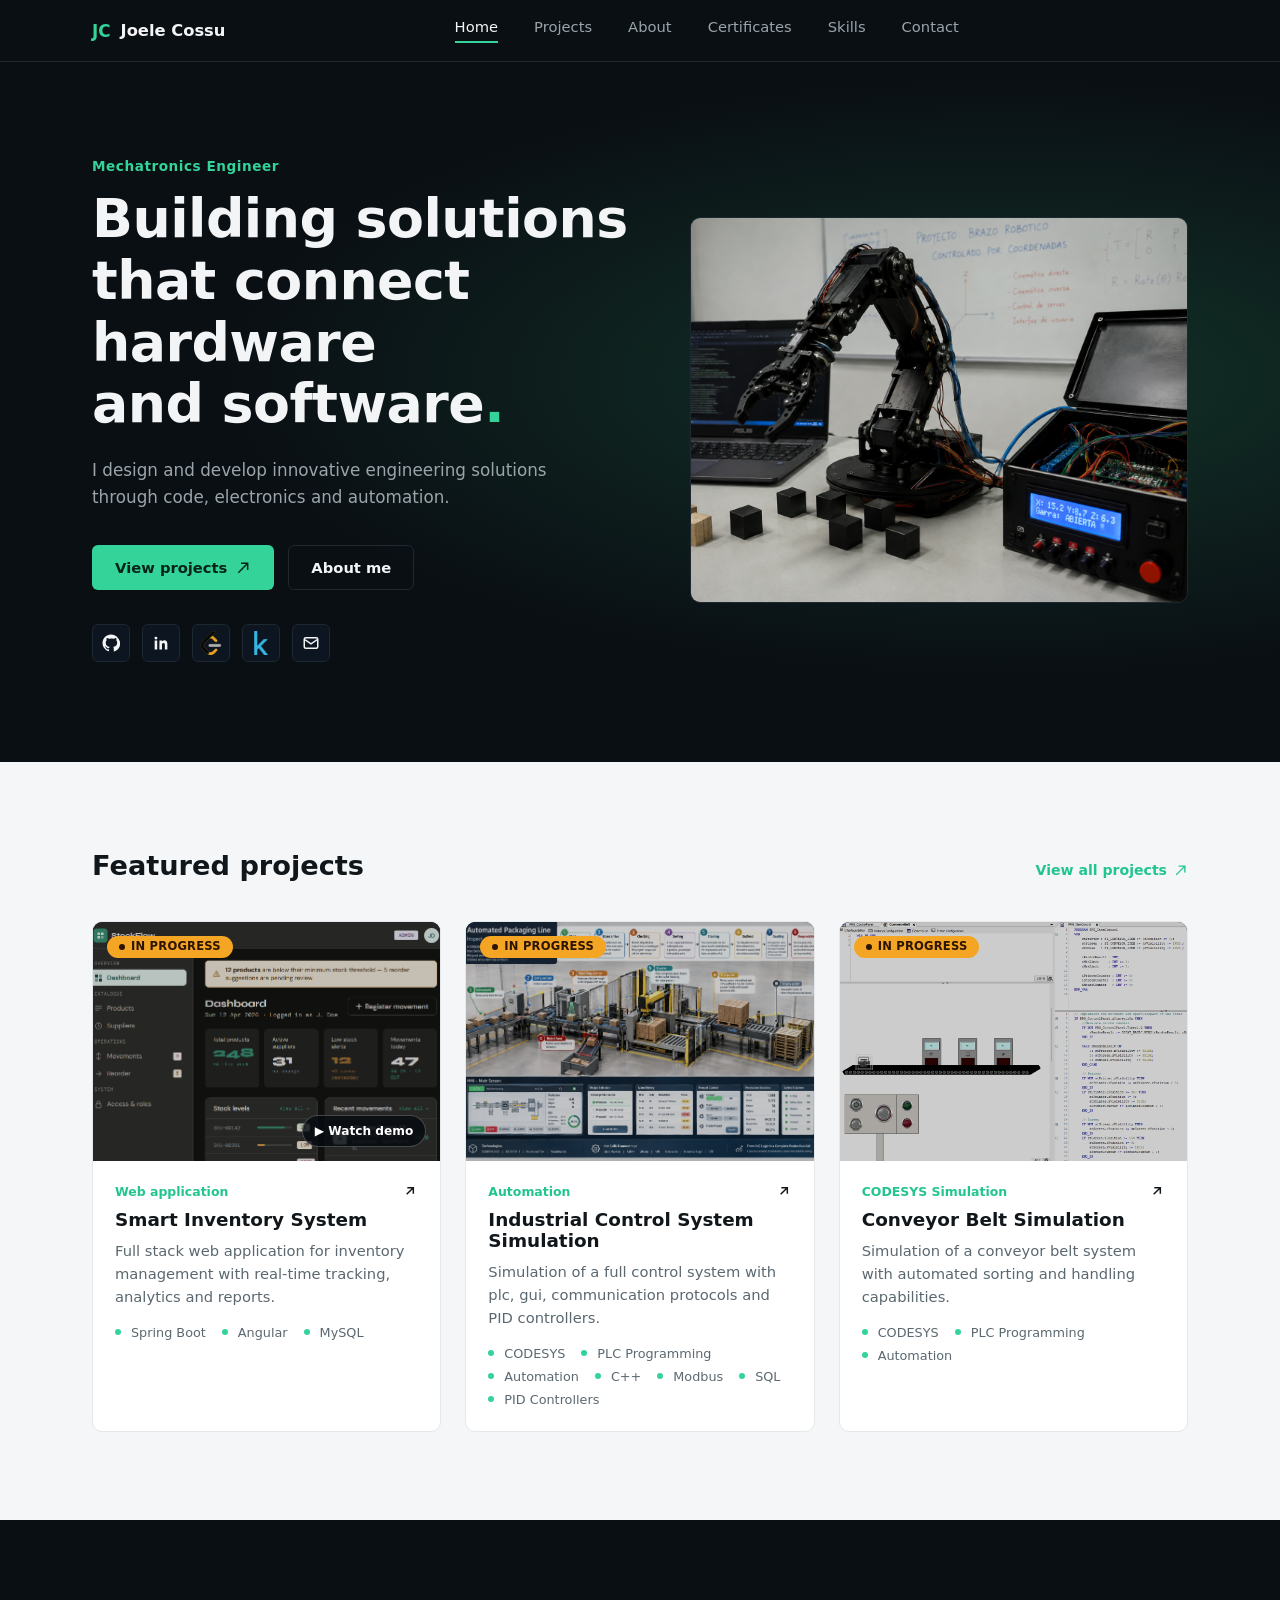
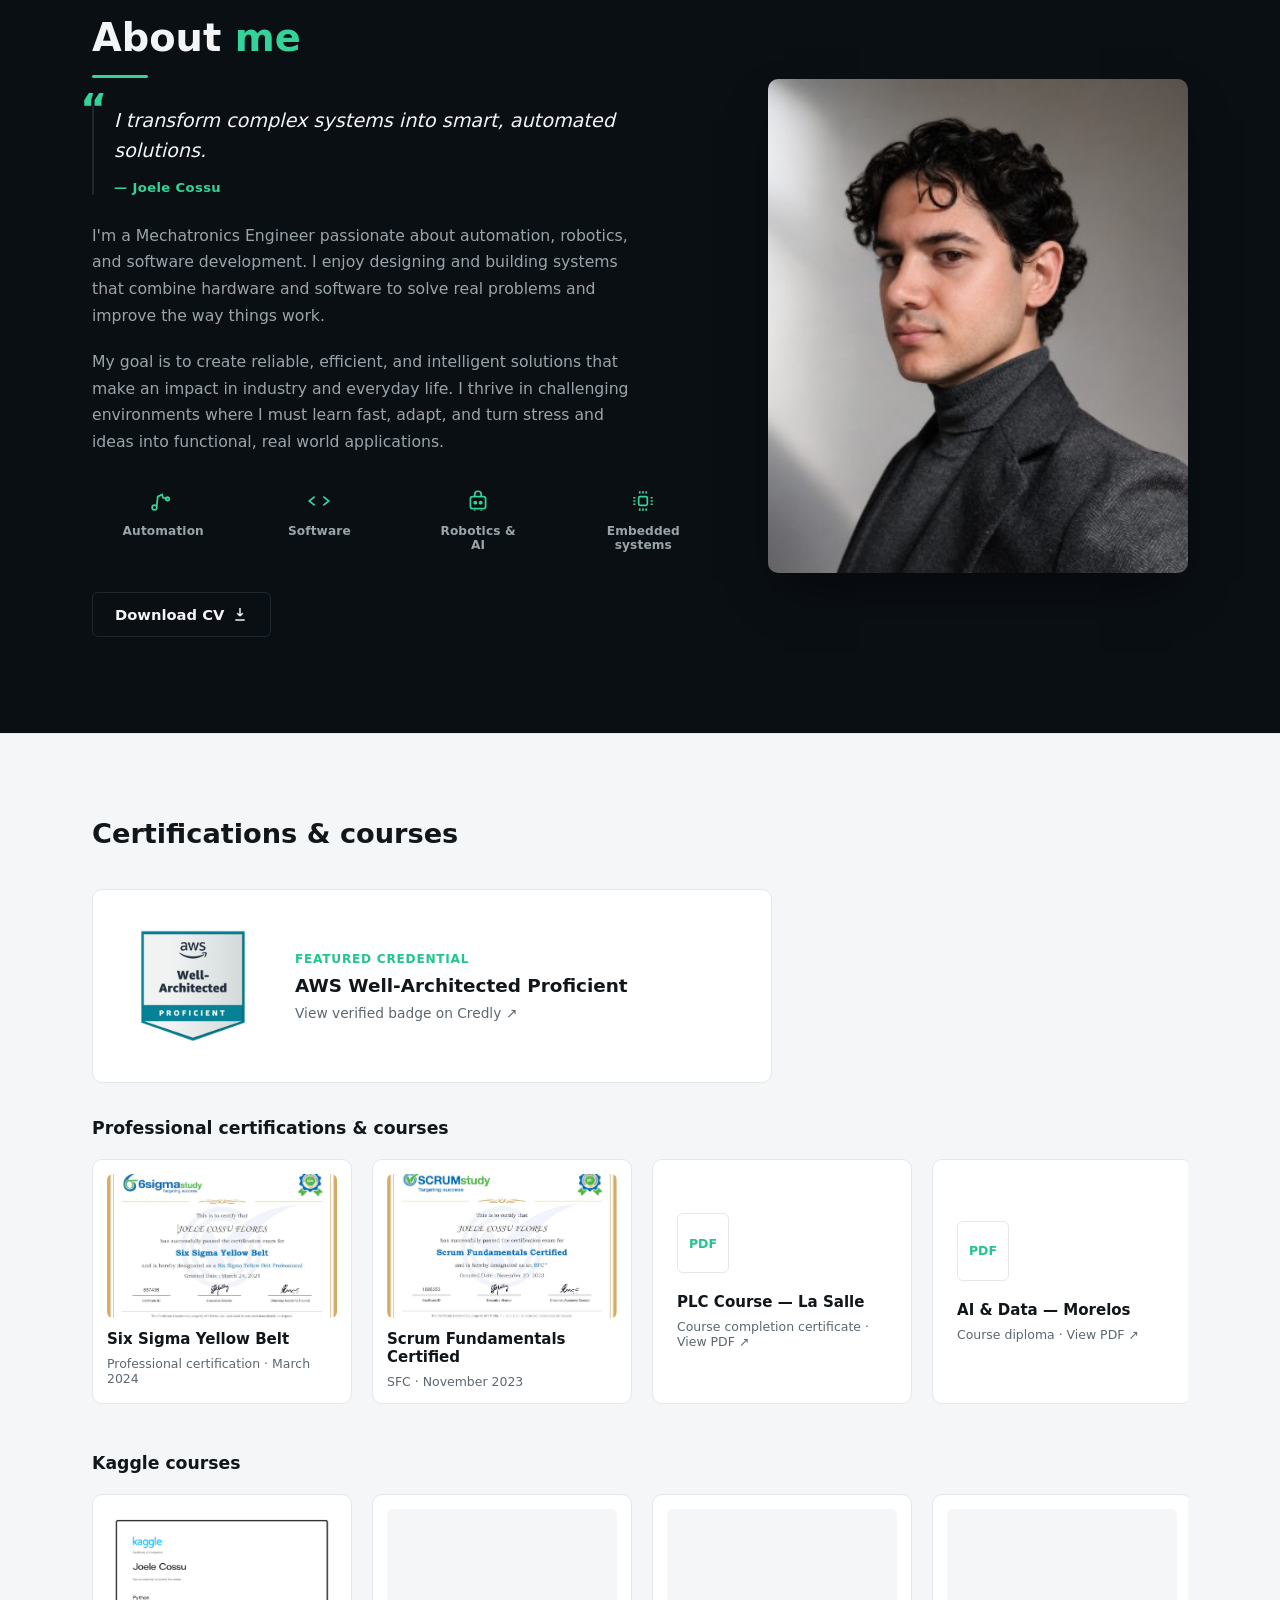
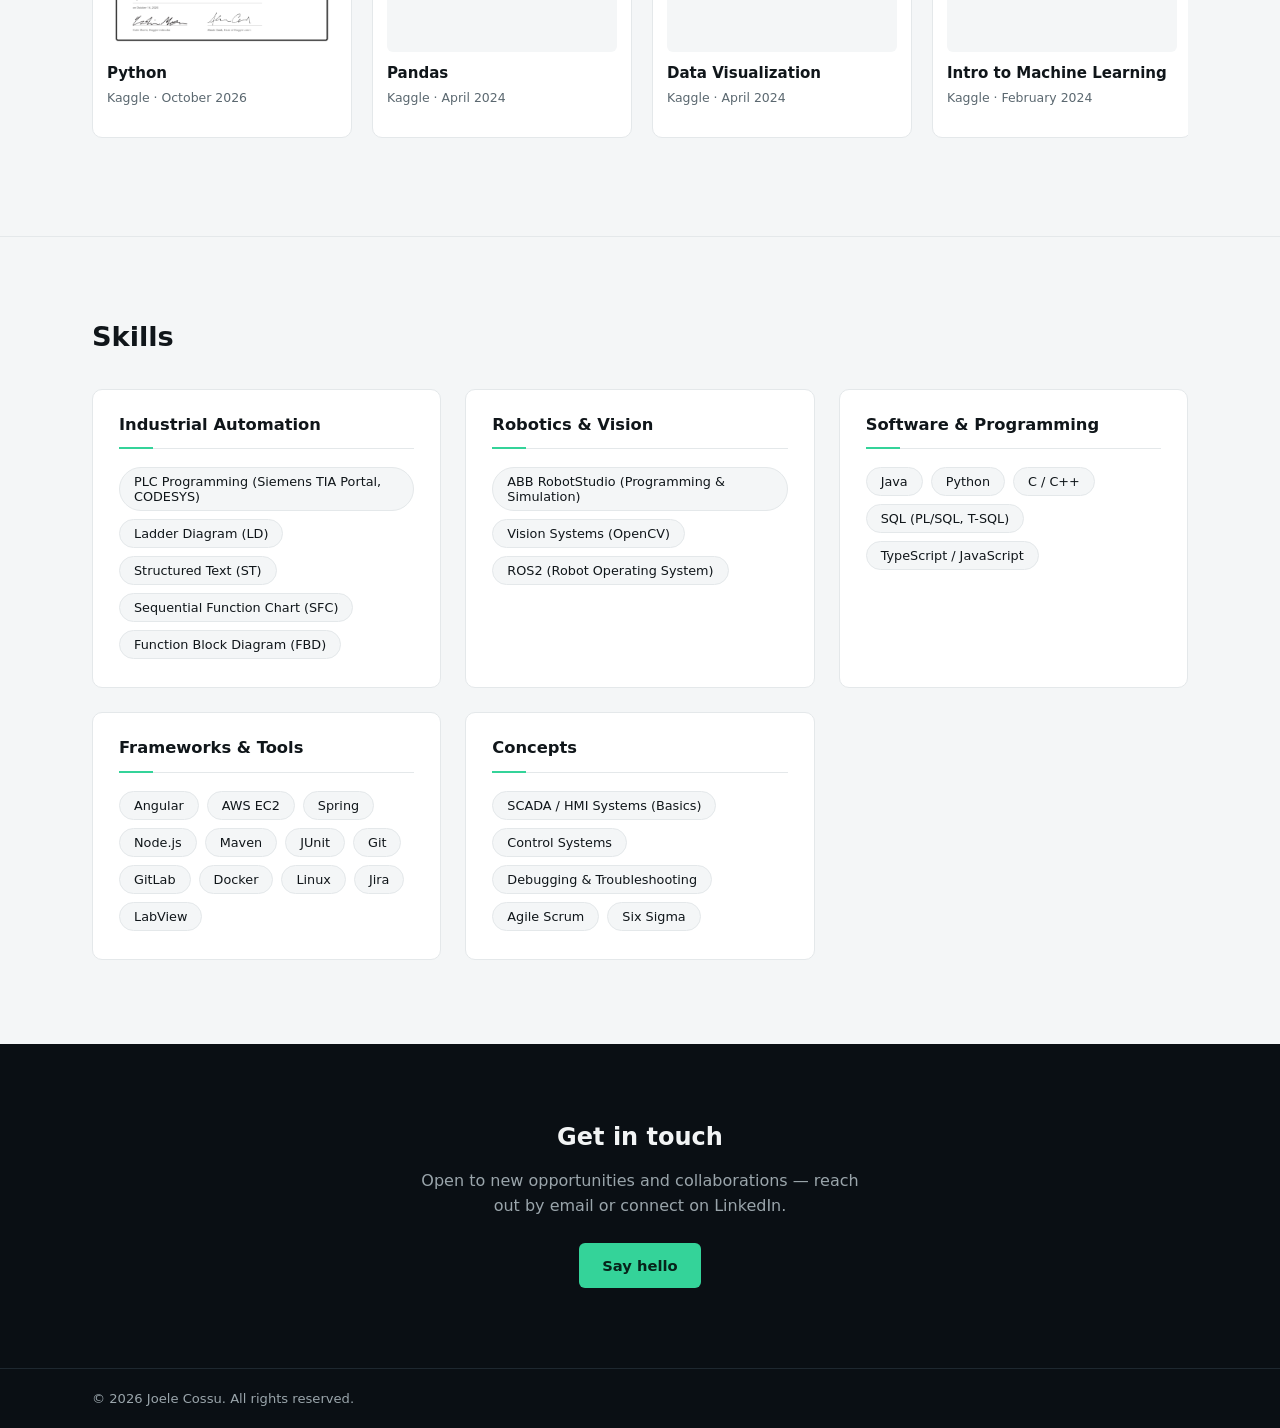
<file: index.html>
<!DOCTYPE html>
<html lang="en">
<head>
<meta charset="UTF-8">
<meta name="viewport" content="width=device-width, initial-scale=1.0">
<title>Joele Cossu — Mechatronics Engineer</title>
<meta name="description" content="Portfolio of Joele Cossu, a Mechatronics Engineer building solutions that connect hardware and software through automation, robotics and code.">
<meta name="theme-color" content="#0a0f14">

<link rel="icon" type="image/svg+xml" href="assets/favicon.svg">

<meta property="og:type" content="website">
<meta property="og:title" content="Joele Cossu — Mechatronics Engineer">
<meta property="og:description" content="Building solutions that connect hardware and software. Projects in industrial automation, robotics and full-stack development.">
<meta property="og:image" content="assets/profile_photo.jpg">

<link rel="stylesheet" href="style.css">
</head>
<body>

<header class="site-header">
  <div class="header-inner">
    <a href="#home" class="logo">
      <span class="logo-mark">JC</span>
      <span class="logo-name">Joele Cossu</span>
    </a>

    <nav class="main-nav" id="main-nav">
      <a href="#home" class="nav-link is-active">Home</a>
      <a href="#projects" class="nav-link">Projects</a>
      <a href="#about" class="nav-link">About</a>
      <a href="#certifications" class="nav-link">Certificates</a>
      <a href="#skills" class="nav-link">Skills</a>
      <a href="#contact" class="nav-link">Contact</a>
    </nav>

    <div class="header-actions"> 
      <button class="nav-toggle" id="nav-toggle" aria-label="Open menu" aria-expanded="false">
        <span></span><span></span><span></span>
      </button>
    </div>
  </div>
</header>

<main>

  <button id="backToTop" class="back-to-top" aria-label="Back to top">
    <svg viewBox="0 0 24 24" aria-hidden="true">
        <path d="M12 19V5M6 11l6-6 6 6"/>
    </svg>
  </button>

  <section class="hero" id="home">
    <div class="hero-inner">
      <div class="hero-copy">
        <p class="eyebrow">Mechatronics Engineer</p>
        <h1 class="hero-title">Building solutions<br>that connect hardware<br>and software<span class="accent-dot">.</span></h1>
        <p class="hero-subtitle">I design and develop innovative engineering solutions through code, electronics and automation.</p>

        <div class="hero-actions">
          <a href="projects.html" class="btn btn-primary">
            View projects
            <svg viewBox="0 0 24 24" width="16" height="16" fill="none" stroke="currentColor" stroke-width="2.2">
              <path d="M5 19 19 5M9 5h10v10"/>
            </svg>
          </a>
          <a href="#about" class="btn btn-outline">About me</a>
        </div>

        <div class="hero-social">
          <a href="https://github.com/Gearpro17" class="social-link" aria-label="GitHub" target="_blank" rel="noopener">
            <svg viewBox="0 0 24 24" width="18" height="18" fill="currentColor">
              <path d="M12 .5C5.7.5.7 5.6.7 12c0 5.1 3.3 9.4 7.9 11 .6.1.8-.3.8-.6v-2c-3.2.7-3.9-1.5-3.9-1.5-.5-1.3-1.3-1.7-1.3-1.7-1.1-.7.1-.7.1-.7 1.2.1 1.8 1.2 1.8 1.2 1.1 1.8 2.8 1.3 3.5 1 .1-.8.4-1.3.7-1.6-2.6-.3-5.3-1.3-5.3-5.7 0-1.3.4-2.3 1.2-3.1-.1-.3-.5-1.5.1-3.1 0 0 1-.3 3.3 1.2a11.3 11.3 0 0 1 6 0c2.3-1.5 3.3-1.2 3.3-1.2.6 1.6.2 2.8.1 3.1.8.8 1.2 1.9 1.2 3.1 0 4.4-2.7 5.4-5.3 5.7.4.4.8 1.1.8 2.2v3.3c0 .3.2.7.8.6 4.6-1.6 7.9-5.9 7.9-11C23.3 5.6 18.3.5 12 .5z"/></svg>
          </a>
          <a href="https://linkedin.com/in/joele-cossu" class="social-link" aria-label="LinkedIn" target="_blank" rel="noopener">
            <svg viewBox="0 0 24 24" width="18" height="18" fill="currentColor">
              <path d="M6.94 8.5H3.56V20.5H6.94V8.5ZM5.25 3.5A1.96 1.96 0 1 0 5.25 7.42 1.96 1.96 0 0 0 5.25 3.5ZM20.5 20.5H17.13V14.4C17.13 12.93 16.6 11.93 15.28 11.93C14.28 11.93 13.68 12.6 13.42 13.25C13.32 13.5 13.3 13.84 13.3 14.18V20.5H9.93S9.97 9.47 9.93 8.5H13.3V9.95C13.75 9.25 14.55 8.25 16.58 8.25C19.1 8.25 20.5 9.9 20.5 13.45V20.5Z"/></svg>
          </a>
          <a href="https://leetcode.com/u/Gearpro17/" class="social-link" aria-label="LeetCode" target="_blank" rel="noopener"><img src="assets/leetcode-icon.png" alt=""></a>
          <a href="https://www.kaggle.com/joelecossu" class="social-link" aria-label="Kaggle" target="_blank" rel="noopener"><img src="assets/kaggle-icon.png" alt=""></a>
          <a href="mailto:gear@joesautomation.co.site" class="social-link" aria-label="Email">
            <svg viewBox="0 0 24 24" width="18" height="18" fill="none" stroke="currentColor" stroke-width="2">
              <rect x="3" y="5" width="18" height="14" rx="2"/>
              <path d="m3 7 9 6 9-6"/></svg>
          </a>
        </div>
      </div>

      <div class="hero-media">
        <div class="hero-image-frame" role="img" aria-label="Photo of a mecanum-wheel robot with a robotic arm">
          <div class="hero-image-placeholder">
            <img 
            src="assets/garra.png" 
            alt="Concept image of legacy project I made"
            class="hero-image" />
          </div>
        </div>
      </div>
    </div>
  </section>

  <section class="projects" id="projects">
    <div class="section-inner">
      <div class="section-heading">
        <h2>Featured projects</h2>
        <a href="projects.html" class="link-arrow">
          View all projects
          <svg viewBox="0 0 24 24" width="15" height="15" fill="none" stroke="currentColor" stroke-width="2.2">
            <path d="M5 19 19 5M9 5h10v10"/>
          </svg>
        </a>
      </div>

      <div class="project-grid">

        <article class="project-card" data-github="https://github.com/Gearpro17/smart-inventory-system" data-video="assets/inventory-app-demo.mp4" data-status="wip">
          <button type="button" class="project-thumb" aria-label="View details for Smart Inventory System">
            <span class="status-badge">In progress</span>
            <span class="demo-play">▶ Watch demo</span>
            <img src="assets/inventory_management_concept_art.png" alt="Screenshot of the Smart Inventory System dashboard" loading="lazy" decoding="async"/>
          </button>
          <div class="project-body">
            <div class="project-top">
              <p class="project-category">Web application</p>
              <button type="button" class="project-link" aria-label="View details for Smart Inventory System">
                <svg viewBox="0 0 24 24" width="16" height="16" fill="none" stroke="currentColor" stroke-width="2.2"><path d="M7 17 17 7M8 7h9v9"/></svg>
              </button>
            </div>
            <h3 class="project-title">Smart Inventory System</h3>
            <p class="project-desc">Full stack web application for inventory management with real-time tracking, analytics and reports.</p>
            <ul class="project-tags">
              <li>Spring Boot</li>
              <li>Angular</li>
              <li>MySQL</li>
            </ul>
            <p class="project-desc-full" hidden>
              Full stack web application built to help small warehouses manage stock levels without spreadsheets. 
              The Angular front end gives staff a live view of inventory across multiple locations,
              with low-stock alerts, category filtering and CSV exports. 
              The Spring Boot backend exposes a REST API secured with JWT authentication, 
              and MySQL stores stock movements so managers can generate historical reports and spot trends in demand over time.</p>
          </div>
        </article>

        <article class="project-card" data-github="https://github.com/Gearpro17/codesys-industrial-machine-simulation" data-status="wip">
          <button type="button" class="project-thumb" aria-label="Screenshot of the industrial Control System simulation">
            <span class="status-badge">In progress</span>
            <img src="assets/process_flow_concept_img.png" alt="Screenshot of the industrial Control System simulation" loading="lazy" decoding="async"/>
          </button>
          <div class="project-body">
            <div class="project-top">
              <p class="project-category">Automation</p>
              <button type="button" class="project-link" aria-label="View details for Industrial Control System Simulation">
                <svg viewBox="0 0 24 24" width="16" height="16" fill="none" stroke="currentColor" stroke-width="2.2"><path d="M7 17 17 7M8 7h9v9"/></svg>
              </button>
            </div>
            <h3 class="project-title">Industrial Control System Simulation</h3>
            <p class="project-desc">Simulation of a full control system with plc, gui, communication protocols and PID controllers.</p>
            <ul class="project-tags">
              <li>CODESYS</li>
              <li>PLC Programming</li>
              <li>Automation</li>
              <li>C++</li>
              <li>Modbus</li>
              <li>SQL</li>
              <li>PID Controllers</li>
            </ul>
            <p class="project-desc-full" hidden>
              In this project I simulate a full control system, with PLC logic, communication protocols, GUI, data storage, analytics and PID controllers.
              The control system and analytics are developed with C++ and uses the Modbus protocol to exchange data between industrial devices, 
              while the control flow is structured with ladder logic and structured text for sequential automation.
              SQL is used to store process data and historical events, allowing analysis and monitoring of machine behaviour before deployment to a physical installation.
              It serves as a demonstrtation of a real-world industrial control system, and can be used to test and validate the complete control logic 
              before deploying it to a physical machine.
            </p>
          </div>
        </article>

        <article class="project-card" data-zip="assets/conveyor_belt_with_sorting.zip" data-status="wip">
          <button type="button" class="project-thumb" aria-label="Conveyor Belt Simulation">
            <span class="status-badge">In progress</span>
            <img src="assets/conveyor_belt.png" alt="Screenshot of the conveyor belt simulation" loading="lazy" decoding="async"/>
          </button>
          <div class="project-body">
            <div class="project-top">
              <p class="project-category">CODESYS Simulation</p>
              <button type="button" class="project-link" aria-label="View details for Conveyor Belt Simulation">
                <svg viewBox="0 0 24 24" width="16" height="16" fill="none" stroke="currentColor" stroke-width="2.2"><path d="M7 17 17 7M8 7h9v9"/></svg>
              </button>
            </div>
            <h3 class="project-title">Conveyor Belt Simulation</h3>
            <p class="project-desc">Simulation of a conveyor belt system with automated sorting and handling capabilities.</p>
            <ul class="project-tags">
              <li>CODESYS</li>
              <li>PLC Programming</li>
              <li>Automation</li>
            </ul>
            <p class="project-desc-full" hidden>Simulation of a conveyor belt system with automated sorting and handling capabilities.
              I designed and implemented a control system that can detect and sort objects based on their size, shape, and color.
              It was programmed primarily in CODESYS using Structured Text (ST).
            </p>
          </div>
        </article>

      </div>
    </div>
  </section>



  <div class="modal-overlay" id="project-modal" hidden>
    <div class="modal" role="dialog" aria-modal="true" aria-labelledby="modal-title">
      <button type="button" class="modal-close" id="modal-close" aria-label="Close">
        <svg viewBox="0 0 24 24" width="18" height="18" fill="none" stroke="currentColor" stroke-width="2.2"><path d="M6 6l12 12M18 6 6 18"/></svg>
      </button>
      <div class="modal-media" id="modal-media"></div>
      <div class="modal-body">
        <div class="modal-heading">
          <p class="modal-category" id="modal-category"></p>
          <span class="status-badge" id="modal-status">In progress</span>
        </div>
        <h3 class="modal-title" id="modal-title"></h3>
        <p class="modal-desc" id="modal-desc"></p>
        <ul class="modal-tags" id="modal-tags"></ul>
        <div class="modal-actions">
          <a class="btn btn-primary modal-github" id="modal-github" target="_blank" rel="noopener">
            View on GitHub
            <svg viewBox="0 0 24 24" width="16" height="16" fill="none" stroke="currentColor" stroke-width="2.2"><path d="M5 19 19 5M9 5h10v10"/></svg>
          </a>
          <a class="btn btn-primary modal-download" id="modal-zip" download>
            Download ZIP
            <svg viewBox="0 0 24 24" width="16" height="16" fill="none" stroke="currentColor" stroke-width="2.2"><path d="M12 3v12m0 0-4-4m4 4 4-4M5 21h14"/></svg>
          </a>
        </div>
      </div>
    </div>
  </div>

  <div class="modal-overlay certificate-modal-overlay" id="certificate-modal" hidden>
    <div class="modal certificate-modal" role="dialog" aria-modal="true" aria-labelledby="certificate-modal-title">
      <button type="button" class="modal-close" id="certificate-modal-close" aria-label="Close certificate preview">
        <svg viewBox="0 0 24 24" width="18" height="18" fill="none" stroke="currentColor" stroke-width="2.2"><path d="M6 6l12 12M18 6 6 18"/></svg>
      </button>
      <div class="certificate-modal-heading">
        <h3 id="certificate-modal-title"></h3>
        <a class="btn btn-primary certificate-verify" id="certificate-verify" target="_blank" rel="noopener" hidden>Verify on Credly ↗</a>
      </div>
      <div class="certificate-modal-content" id="certificate-modal-content"></div>
    </div>
  </div>



  <section class="about" id="about">
    <div class="section-inner about-inner">

      <div class="about-copy">
        <h2>About <span class="accent-dot">me</span></h2>
 
        <blockquote class="about-quote">
          <span class="quote-mark" aria-hidden="true">&ldquo;</span>
          <p>I transform complex systems into smart, automated solutions.</p>
          <cite>— Joele Cossu</cite>
        </blockquote>
 
        <p class="about-text">I'm a Mechatronics Engineer passionate about automation, robotics, and software development. 
          I enjoy designing and building systems that combine hardware and software to solve real problems and improve the way things work.</p>
 
        <p class="about-text">My goal is to create reliable, efficient, and intelligent solutions that make an impact in industry and everyday life. 
          I thrive in challenging environments where I must learn fast, adapt, and turn stress and ideas into functional, real world applications.</p>
 
        <ul class="about-highlights">
          <li>
            <svg viewBox="0 0 24 24" width="26" height="26" fill="none" stroke="currentColor" stroke-width="1.6"><circle cx="6" cy="18" r="2.2"/><path d="M8 17 9 8l4-2 1 3 4 1"/><circle cx="18" cy="10" r="1.6"/></svg>
            <span>Automation</span>
          </li>
          <li>
            <svg viewBox="0 0 24 24" width="26" height="26" fill="none" stroke="currentColor" stroke-width="1.6"><path d="m8 8-5 4 5 4M16 8l5 4-5 4"/></svg>
            <span>Software</span>
          </li>
          <li>
            <svg viewBox="0 0 24 24" width="26" height="26" fill="none" stroke="currentColor" stroke-width="1.6"><rect x="5" y="8" width="14" height="11" rx="2"/><path d="M9 8V6a3 3 0 0 1 6 0v2M9 20v1M15 20v1"/><circle cx="9.5" cy="13.5" r="1"/><circle cx="14.5" cy="13.5" r="1"/></svg>
            <span>Robotics & AI</span>
          </li>
          <li>
            <svg viewBox="0 0 24 24" width="26" height="26" fill="none" stroke="currentColor" stroke-width="1.6"><rect x="8" y="8" width="8" height="8" rx="1.4"/><path d="M9 3v2M12 3v2M15 3v2M9 19v2M12 19v2M15 19v2M3 9h2M3 12h2M3 15h2M19 9h2M19 12h2M19 15h2"/></svg>
            <span>Embedded systems</span>
          </li>
        </ul>
 
        <a href="assets/joele_cossu_cv.pdf" class="btn btn-outline cv-download" download>
          Download CV
          <svg viewBox="0 0 24 24" width="16" height="16" fill="none" stroke="currentColor" stroke-width="2.2">
            <path d="M12 3v12m0 0-4-4m4 4 4-4M5 21h14"/>
          </svg>
        </a>
      </div>

      <div class="about-media">
        <div class="about-image-frame" role="img" aria-label="Portrait of Joele Cossu in his robotics workspace">
              <img 
              src="assets/profile_photo.jpg" 
              alt="Portrait of Joele Cossu"
              class="about-photo" />
        </div>
      </div>

    </div>
  </section>

  <section class="certifications" id="certifications">
    <div class="section-inner">
      <div class="section-heading">
        <h2>Certifications &amp; courses</h2>
      </div>
      <a class="featured-certification" href="https://www.credly.com/badges/8dc01f42-c1ed-458a-94bf-c0d05177c279/linked_in_profile" target="_blank" rel="noopener" aria-label="Verify AWS Well-Architected Proficient badge on Credly">
        <span class="featured-certification-badge">
          <img src="assets/aws-well-architected-proficient.png" alt="AWS Well-Architected Proficient badge">
        </span>
        <span class="featured-certification-copy">
          <small>Featured credential</small>
          <strong>AWS Well-Architected Proficient</strong>
          <span>View verified badge on Credly ↗</span>
        </span>
      </a>
      <h3 class="certificate-group-title">Professional certifications &amp; courses</h3>
      <div class="certificate-grid">
        <button type="button" class="certificate-card" data-cert-preview="assets/six-sigma-yellow-belt.jpeg" data-cert-title="Six Sigma Yellow Belt">
          <img src="assets/six-sigma-yellow-belt.jpeg" alt="Six Sigma Yellow Belt Professional Certification" loading="lazy" decoding="async">
          <span>Six Sigma Yellow Belt</span>
          <small>Professional certification · March 2024</small>
        </button>
        <button type="button" class="certificate-card" data-cert-preview="assets/scrum-fundamentals-certified.jpeg" data-cert-title="Scrum Fundamentals Certified">
          <img src="assets/scrum-fundamentals-certified.jpeg" alt="Scrum Fundamentals Certified certificate" loading="lazy" decoding="async">
          <span>Scrum Fundamentals Certified</span>
          <small>SFC · November 2023</small>
        </button>
        <button type="button" class="certificate-card certificate-document" data-cert-preview="assets/curso-plc-lasalle.pdf" data-cert-title="PLC Course — La Salle">
          <span class="document-mark" aria-hidden="true">PDF</span>
          <span>PLC Course — La Salle</span>
          <small>Course completion certificate · View PDF ↗</small>
        </button>
        <button type="button" class="certificate-card certificate-document" data-cert-preview="assets/diploma-ai-data-morelos.pdf" data-cert-title="AI &amp; Data — Morelos">
          <span class="document-mark" aria-hidden="true">PDF</span>
          <span>AI &amp; Data — Morelos</span>
          <small>Course diploma · View PDF ↗</small>
        </button>
      </div>
      <h3 class="certificate-group-title">Kaggle courses</h3>
      <div class="certificate-grid">
        <button type="button" class="certificate-card" data-cert-preview="assets/kaggle-python.png" data-cert-title="Python">
          <img src="assets/kaggle-python.png" alt="Kaggle Python course certificate" loading="lazy" decoding="async">
          <span>Python</span><small>Kaggle · October 2026</small>
        </button>
        <button type="button" class="certificate-card" data-cert-preview="assets/kaggle-pandas.png" data-cert-title="Pandas">
          <img src="assets/kaggle-pandas.png" alt="Kaggle Pandas course certificate" loading="lazy" decoding="async">
          <span>Pandas</span><small>Kaggle · April 2024</small>
        </button>
        <button type="button" class="certificate-card" data-cert-preview="assets/kaggle-data-visualization.png" data-cert-title="Data Visualization">
          <img src="assets/kaggle-data-visualization.png" alt="Kaggle Data Visualization course certificate" loading="lazy" decoding="async">
          <span>Data Visualization</span><small>Kaggle · April 2024</small>
        </button>
        <button type="button" class="certificate-card" data-cert-preview="assets/kaggle-intro-to-machine-learning.png" data-cert-title="Intro to Machine Learning">
          <img src="assets/kaggle-intro-to-machine-learning.png" alt="Kaggle Intro to Machine Learning course certificate" loading="lazy" decoding="async">
          <span>Intro to Machine Learning</span><small>Kaggle · February 2024</small>
        </button>
        <button type="button" class="certificate-card" data-cert-preview="assets/kaggle-intermediate-machine-learning.png" data-cert-title="Intermediate Machine Learning">
          <img src="assets/kaggle-intermediate-machine-learning.png" alt="Kaggle Intermediate Machine Learning course certificate" loading="lazy" decoding="async">
          <span>Intermediate Machine Learning</span><small>Kaggle · April 2024</small>
        </button>
      </div>
    </div>
  </section>

    <section class="skills" id="skills">
    <div class="section-inner">
      <h2>Skills</h2>
 
      <div class="skills-grid">
 
        <div class="skill-card">
          <h3>Industrial Automation</h3>
          <ul class="skill-tags">
            <li>PLC Programming (Siemens TIA Portal, CODESYS)</li>
            <li>Ladder Diagram (LD)</li>
            <li>Structured Text (ST)</li>
            <li>Sequential Function Chart (SFC)</li>
            <li>Function Block Diagram (FBD)</li>
          </ul>
        </div>
 
        <div class="skill-card">
          <h3>Robotics &amp; Vision</h3>
          <ul class="skill-tags">
            <li>ABB RobotStudio (Programming &amp; Simulation)</li>
            <li>Vision Systems (OpenCV)</li>
            <li>ROS2 (Robot Operating System)</li>
          </ul>
        </div>
 
        <div class="skill-card">
          <h3>Software &amp; Programming</h3>
          <ul class="skill-tags">
            <li>Java</li>
            <li>Python</li>
            <li>C / C++</li>
            <li>SQL (PL/SQL, T-SQL)</li>
            <li>TypeScript / JavaScript</li>
          </ul>
        </div>
 
        <div class="skill-card">
          <h3>Frameworks &amp; Tools</h3>
          <ul class="skill-tags">
            <li>Angular</li>
            <li>AWS EC2</li>
            <li>Spring</li>
            <li>Node.js</li>
            <li>Maven</li>
            <li>JUnit</li>
            <li>Git</li>
            <li>GitLab</li>
            <li>Docker</li>
            <li>Linux</li>
            <li>Jira</li>
            <li>LabView</li>
          </ul>
        </div>
 
        <div class="skill-card">
          <h3>Concepts</h3>
          <ul class="skill-tags">
            <li>SCADA / HMI Systems (Basics)</li>
            <li>Control Systems</li>
            <li>Debugging &amp; Troubleshooting</li>
            <li>Agile Scrum</li>
            <li>Six Sigma</li>
          </ul>
        </div>
 
      </div>
    </div>
  </section>


  <section class="contact" id="contact">
    <div class="section-inner contact-inner">
      <h2>Get in touch</h2>
      <p>Open to new opportunities and collaborations — reach out by email or connect on LinkedIn.</p>
      <a href="mailto:gear@joesautomation.co.site" class="btn btn-primary">Say hello</a>
    </div>
  </section>

</main>

<footer class="site-footer">
  <div class="section-inner footer-inner">
    <p>&copy; <span id="year"></span> Joele Cossu. All rights reserved.</p>
  </div>
</footer>

<script src="script.js"></script>
</body>
</html>
</file>
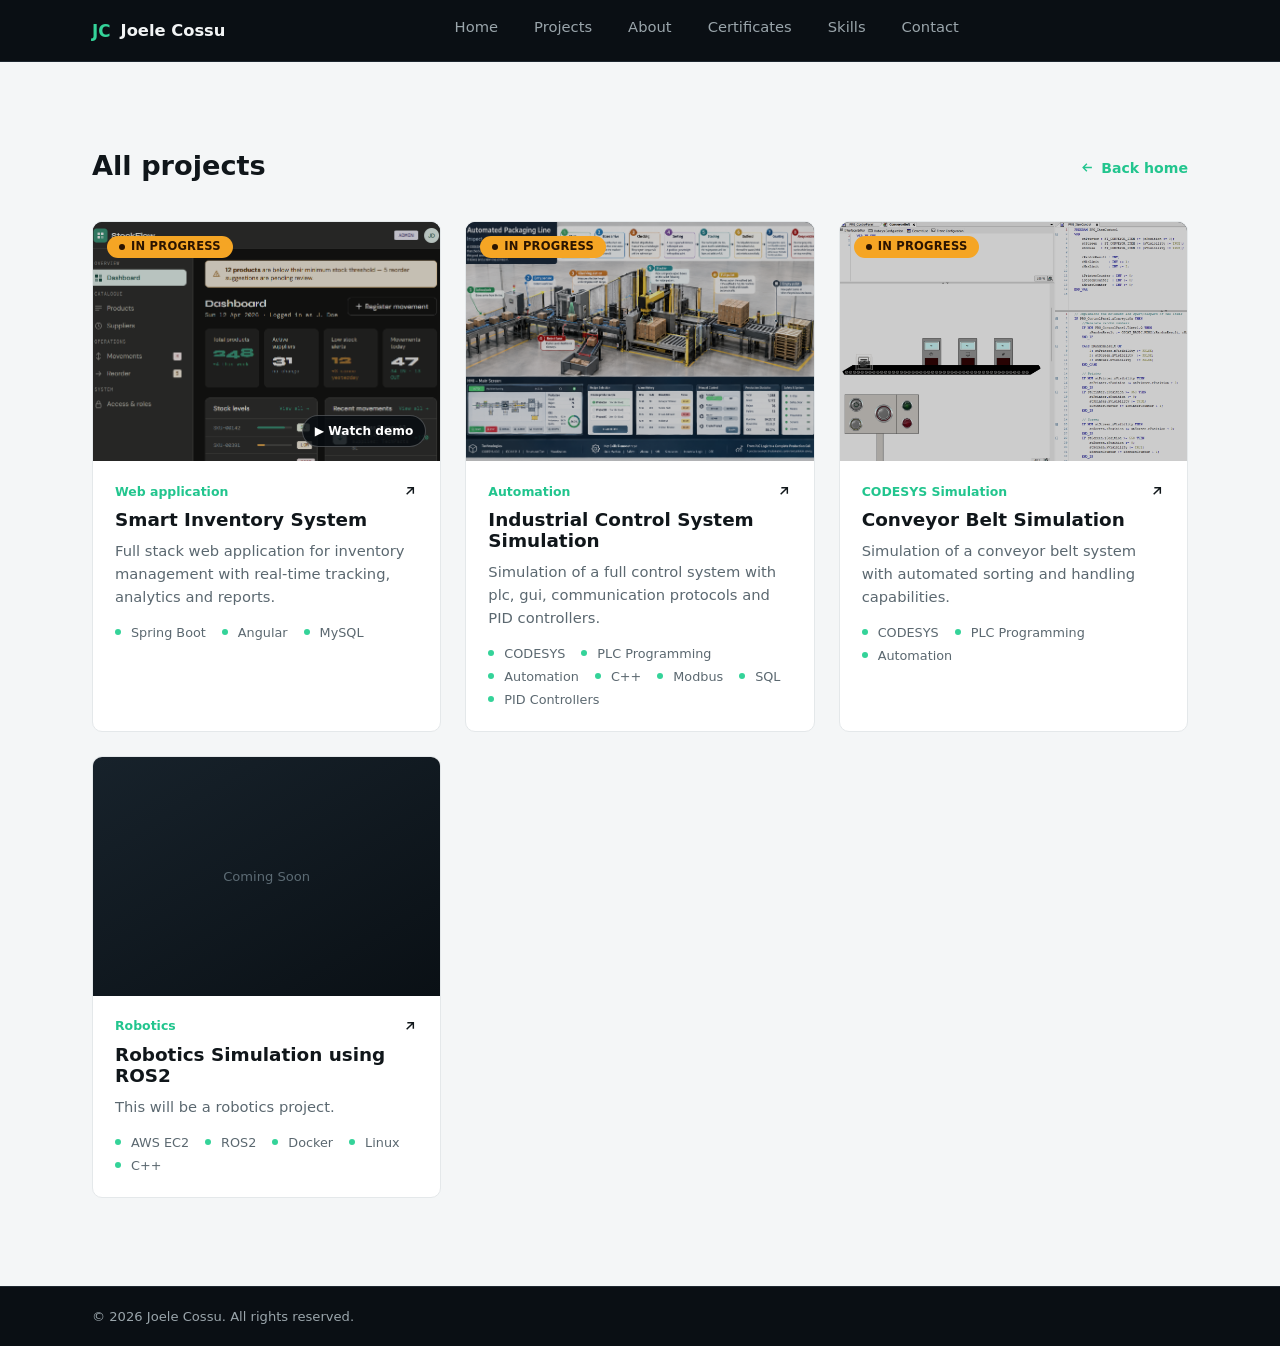
<file: projects.html>
<!DOCTYPE html>
<html lang="en">
<head>
<meta charset="UTF-8">
<meta name="viewport" content="width=device-width, initial-scale=1.0">
<title>Projects — Joele Cossu</title>
<link rel="stylesheet" href="style.css">
</head>
<body>

<header class="site-header">
  <div class="header-inner">
    <a href="index.html#home" class="logo">
      <span class="logo-mark">JC</span>
      <span class="logo-name">Joele Cossu</span>
    </a>

    <nav class="main-nav" id="main-nav">
      <a href="index.html#home" class="nav-link">Home</a>
      <a href="projects.html" class="nav-link is-active">Projects</a>
      <a href="index.html#about" class="nav-link">About</a>
      <a href="index.html#certifications" class="nav-link">Certificates</a>
      <a href="index.html#skills" class="nav-link">Skills</a>
      <a href="index.html#contact" class="nav-link">Contact</a>
    </nav>

    <div class="header-actions">
      <button class="nav-toggle" id="nav-toggle" aria-label="Open menu" aria-expanded="false">
        <span></span><span></span><span></span>
      </button>
    </div>
  </div>
</header>

<main>

  <button id="backToTop" class="back-to-top" aria-label="Back to top">
    <svg viewBox="0 0 24 24" aria-hidden="true">
        <path d="M12 19V5M6 11l6-6 6 6"/>
    </svg>
  </button>

  <section class="projects projects-page">
    <div class="section-inner">
      <div class="section-heading">
        <h2>All projects</h2>
        <a href="index.html#home" class="link-arrow">
          <svg viewBox="0 0 24 24" width="15" height="15" fill="none" stroke="currentColor" stroke-width="2.2">
            <path d="M19 12H5M11 6l-6 6 6 6"/>
          </svg>
          Back home
        </a>
      </div>

      <div class="project-grid">

        <article class="project-card" data-github="https://github.com/Gearpro17/smart-inventory-system" data-video="assets/inventory-app-demo.mp4" data-status="wip">
          <button type="button" class="project-thumb" aria-label="View details for Smart Inventory System">
            <span class="status-badge">In progress</span>
            <span class="demo-play">▶ Watch demo</span>
            <img src="assets/inventory_management_concept_art.png" alt="Screenshot of the Smart Inventory System dashboard" loading="lazy" decoding="async" />
          </button>
          <div class="project-body">
            <div class="project-top">
              <p class="project-category">Web application</p>
              <button type="button" class="project-link" aria-label="View details for Smart Inventory System">
                <svg viewBox="0 0 24 24" width="16" height="16" fill="none" stroke="currentColor" stroke-width="2.2"><path d="M7 17 17 7M8 7h9v9"/></svg>
              </button>
            </div>
            <h3 class="project-title">Smart Inventory System</h3>
            <p class="project-desc">Full stack web application for inventory management with real-time tracking, analytics and reports.</p>
            <ul class="project-tags">
              <li>Spring Boot</li>
              <li>Angular</li>
              <li>MySQL</li>
            </ul>
            <p class="project-desc-full" hidden>
              Full stack web application built to help small warehouses manage stock levels without spreadsheets. 
              The Angular front end gives staff a live view of inventory across multiple locations,
              with low-stock alerts, category filtering and CSV exports. 
              The Spring Boot backend exposes a REST API secured with JWT authentication, 
              and MySQL stores stock movements so managers can generate historical reports and spot trends in demand over time.</p>
          </div>
        </article>

        <article class="project-card" data-github="https://github.com/Gearpro17/codesys-industrial-machine-simulation" data-status="wip">
          <button type="button" class="project-thumb" aria-label="Screenshot of the industrial control system simulation">
            <span class="status-badge">In progress</span>
            <img src="assets/process_flow_concept_img.png" alt="Screenshot of the industrial control system simulation" loading="lazy" decoding="async" />
          </button>
          <div class="project-body">
            <div class="project-top">
              <p class="project-category">Automation</p>
              <button type="button" class="project-link" aria-label="View details for Industrial Control System Simulation">
                <svg viewBox="0 0 24 24" width="16" height="16" fill="none" stroke="currentColor" stroke-width="2.2"><path d="M7 17 17 7M8 7h9v9"/></svg>
              </button>
            </div>
            <h3 class="project-title">Industrial Control System Simulation</h3>
            <p class="project-desc">Simulation of a full control system with plc, gui, communication protocols and PID controllers.</p>
            <ul class="project-tags">
              <li>CODESYS</li>
              <li>PLC Programming</li>
              <li>Automation</li>
              <li>C++</li>
              <li>Modbus</li>
              <li>SQL</li>
              <li>PID Controllers</li>
            </ul>
            <p class="project-desc-full" hidden>
              In this project I simulate a full control system, with PLC logic, communication protocols, GUI, data storage, analytics and PID controllers.
              The control system and analytics are developed with C++ and uses the Modbus protocol to exchange data between industrial devices, 
              while the control flow is structured with ladder logic and structured text for sequential automation.
              SQL is used to store process data and historical events, allowing analysis and monitoring of machine behaviour before deployment to a physical installation.
              It serves as a demonstrtation of a real-world industrial control system, and can be used to test and validate the complete control logic 
              before deploying it to a physical machine.
            </p>
          </div>
        </article>

        <article class="project-card" data-zip="assets/conveyor_belt_with_sorting.zip" data-status="wip">
          <button type="button" class="project-thumb" aria-label="Conveyor Belt Simulation">
            <span class="status-badge">In progress</span>
            <img src="assets/conveyor_belt.png" alt="Screenshot of the conveyor belt simulation" loading="lazy" decoding="async"/>
          </button>
          <div class="project-body">
            <div class="project-top">
              <p class="project-category">CODESYS Simulation</p>
              <button type="button" class="project-link" aria-label="View details for Conveyor Belt Simulation">
                <svg viewBox="0 0 24 24" width="16" height="16" fill="none" stroke="currentColor" stroke-width="2.2"><path d="M7 17 17 7M8 7h9v9"/></svg>
              </button>
            </div>
            <h3 class="project-title">Conveyor Belt Simulation</h3>
            <p class="project-desc">Simulation of a conveyor belt system with automated sorting and handling capabilities.</p>
            <ul class="project-tags">
              <li>CODESYS</li>
              <li>PLC Programming</li>
              <li>Automation</li>
            </ul>
            <p class="project-desc-full" hidden>Simulation of a conveyor belt system with automated sorting and handling capabilities.
              I designed and implemented a control system that can detect and sort objects based on their size, shape, and color.
              It was programmed primarily in CODESYS using Structured Text (ST).
            </p>
          </div>
        </article>

        <article class="project-card" >
          <button type="button" class="project-thumb" aria-label="empty project thumbnail">
            <span class="project-thumb-placeholder">Coming Soon</span>
          </button>
          <div class="project-body">
            <div class="project-top">
              <p class="project-category">Robotics</p>
              <button type="button" class="project-link" aria-label="View details for Smart Inventory System">
                <svg viewBox="0 0 24 24" width="16" height="16" fill="none" stroke="currentColor" stroke-width="2.2"><path d="M7 17 17 7M8 7h9v9"/></svg>
              </button>
            </div>
            <h3 class="project-title">Robotics Simulation using ROS2</h3>
            <p class="project-desc">This will be a robotics project.</p>
            <ul class="project-tags">
              <li>AWS EC2</li>
              <li>ROS2</li>
              <li>Docker</li>
              <li>Linux</li>
              <li>C++</li>
            </ul>
            <p class="project-desc-full" hidden>
              Coming soon!</p>
          </div>
        </article>


      </div>
    </div>
  </section>

    <div class="modal-overlay" id="project-modal" hidden>
    <div class="modal" role="dialog" aria-modal="true" aria-labelledby="modal-title">
      <button type="button" class="modal-close" id="modal-close" aria-label="Close">
        <svg viewBox="0 0 24 24" width="18" height="18" fill="none" stroke="currentColor" stroke-width="2.2"><path d="M6 6l12 12M18 6 6 18"/></svg>
      </button>
      <div class="modal-media" id="modal-media"></div>
      <div class="modal-body">
        <div class="modal-heading">
          <p class="modal-category" id="modal-category"></p>
          <span class="status-badge" id="modal-status">In progress</span>
        </div>
        <h3 class="modal-title" id="modal-title"></h3>
        <p class="modal-desc" id="modal-desc"></p>
        <ul class="modal-tags" id="modal-tags"></ul>
        <div class="modal-actions">
          <a class="btn btn-primary modal-github" id="modal-github" target="_blank" rel="noopener">
            View on GitHub
            <svg viewBox="0 0 24 24" width="16" height="16" fill="none" stroke="currentColor" stroke-width="2.2"><path d="M5 19 19 5M9 5h10v10"/></svg>
          </a>
          <a class="btn btn-primary modal-download" id="modal-zip" download>
            Download ZIP
            <svg viewBox="0 0 24 24" width="16" height="16" fill="none" stroke="currentColor" stroke-width="2.2"><path d="M12 3v12m0 0-4-4m4 4 4-4M5 21h14"/></svg>
          </a>
        </div>
      </div>
    </div>
  </div>


</main>

<footer class="site-footer">
  <div class="section-inner footer-inner">
    <p>&copy; <span id="year"></span> Joele Cossu. All rights reserved.</p>
  </div>
</footer>

<script src="script.js"></script>
</body>
</html>
</file>
<file: style.css>
/* ---------------------------------------
   Tokens
--------------------------------------- */
:root{
  --bg-dark: #0a0f14;
  --bg-dark-2: #0d1620;
  --bg-light: #f4f6f7;
  --surface: #ffffff;
  --text-dark-bg: #f2f4f5;
  --text-dark-bg-muted: #9aa5ab;
  --text-light-bg: #10161a;
  --text-light-bg-muted: #5b6870;
  --accent: #34d399;
  --accent-strong: #22c58e;
  --border-dark: #1e2830;
  --border-light: #e4e8ea;
  --radius-s: 6px;
  --radius-m: 10px;
  --max-width: 1160px;
  --font-body: "Inter", "Segoe UI", system-ui, -apple-system, sans-serif;
}

*{ box-sizing: border-box; }
html{ scroll-behavior: smooth; }

body{
  margin: 0;
  font-family: var(--font-body);
  background: var(--bg-light);
  color: var(--text-light-bg);
  -webkit-font-smoothing: antialiased;
}

h1,h2,h3{ margin: 0; line-height: 1.15; }
p{ margin: 0; }
a{ color: inherit; text-decoration: none; }
ul{ list-style: none; margin: 0; padding: 0; }
button{ font: inherit; cursor: pointer; }

.section-inner{
  max-width: var(--max-width);
  margin: 0 auto;
  padding: 0 32px;
}

.back-to-top {
    position: fixed;
    right: 32px;
    bottom: 32px;

    width: 48px;
    height: 48px;

    display: flex;
    align-items: center;
    justify-content: center;

    background: #0b1418;
    border: 1px solid rgba(255, 255, 255, 0.12);
    border-radius: 10px;

    color: #35d39b;
    cursor: pointer;

    opacity: 0;
    visibility: hidden;
    transform: translateY(12px);

    transition:
        opacity 0.3s ease,
        visibility 0.3s ease,
        transform 0.3s ease,
        background 0.2s ease,
        border-color 0.2s ease;
    
    z-index: 1000;
}

.back-to-top svg {
    width: 20px;
    height: 20px;

    fill: none;
    stroke: currentColor;
    stroke-width: 1.8;
    stroke-linecap: round;
    stroke-linejoin: round;

    transition: transform 0.25s ease;
}

/* Visible state */
.back-to-top.visible {
    opacity: 1;
    visibility: visible;
    transform: translateY(0);
}

/* Hover */
.back-to-top:hover {
    background: #10231f;
    border-color: #35d39b;
}

.back-to-top:hover svg {
    transform: translateY(-3px);
}

/* Click feedback */
.back-to-top:active {
    transform: translateY(1px);
}

/* Keyboard accessibility */
.back-to-top:focus-visible {
    outline: 2px solid #35d39b;
    outline-offset: 3px;
}


/* ---------------------------------------
   Header
--------------------------------------- */
.site-header{
  background: var(--bg-dark);
  border-bottom: 1px solid var(--border-dark);
  position: sticky;
  top: 0;
  z-index: 50;
}

.header-inner{
  max-width: var(--max-width);
  margin: 0 auto;
  padding: 18px 32px;
  display: flex;
  align-items: center;
  justify-content: space-between;
  gap: 24px;
}

.logo{
  display: flex;
  align-items: center;
  gap: 10px;
  font-weight: 600;
  color: var(--text-dark-bg);
}

.logo-mark{
  color: var(--accent);
  font-weight: 700;
  font-size: 1.05rem;
}

.logo-name{
  font-size: 1.02rem;
}

.main-nav{
  display: flex;
  align-items: center;
  gap: 36px;
}

.nav-link{
  font-size: 0.92rem;
  color: var(--text-dark-bg-muted);
  padding-bottom: 6px;
  border-bottom: 2px solid transparent;
  transition: color 0.15s ease;
}

.nav-link:hover{ color: var(--text-dark-bg); }

.nav-link.is-active{
  color: var(--text-dark-bg);
  border-bottom-color: var(--accent);
}

.header-actions{
  display: flex;
  align-items: center;
  gap: 14px;
}

.nav-toggle{
  display: none;
  flex-direction: column;
  justify-content: center;
  gap: 5px;
  background: none;
  border: none;
  padding: 6px;
}

.nav-toggle span{
  width: 22px;
  height: 2px;
  background: var(--text-dark-bg);
  border-radius: 2px;
}

/* ---------------------------------------
   Hero
--------------------------------------- */
.hero{
  background: radial-gradient(ellipse at 78% 45%, #123328 0%, var(--bg-dark) 55%);
  color: var(--text-dark-bg);
}

.hero-inner{
  max-width: var(--max-width);
  margin: 0 auto;
  padding: 96px 32px 100px;
  display: grid;
  grid-template-columns: 1.05fr 0.95fr;
  gap: 48px;
  align-items: center;
}

.eyebrow{
  color: var(--accent);
  font-size: 0.85rem;
  font-weight: 600;
  letter-spacing: 0.04em;
  margin-bottom: 14px;
}

.hero-title{
  font-size: clamp(2.2rem, 4.2vw, 3.4rem);
  font-weight: 800;
  letter-spacing: -0.01em;
}

.accent-dot{ color: var(--accent); }

.hero-subtitle{
  margin-top: 22px;
  max-width: 46ch;
  font-size: 1.05rem;
  line-height: 1.6;
  color: var(--text-dark-bg-muted);
}

.hero-actions{
  display: flex;
  gap: 14px;
  margin-top: 34px;
}

.btn{
  display: inline-flex;
  align-items: center;
  gap: 8px;
  padding: 13px 22px;
  border-radius: var(--radius-s);
  font-size: 0.92rem;
  font-weight: 600;
  border: 1px solid transparent;
  transition: transform 0.15s ease, background 0.15s ease, border-color 0.15s ease;
}

.btn:hover{ transform: translateY(-1px); }

.btn-primary{
  background: var(--accent);
  color: #07231a;
}

.btn-primary:hover{ background: var(--accent-strong); }

.btn-outline{
  background: transparent;
  border-color: var(--border-dark);
  color: var(--text-dark-bg);
}

.btn-outline:hover{ border-color: var(--text-dark-bg-muted); }

.hero-social{
  display: flex;
  gap: 12px;
  margin-top: 34px;
}

.social-link{
  width: 38px;
  height: 38px;
  display: flex;
  align-items: center;
  justify-content: center;
  border-radius: var(--radius-s);
  background: var(--bg-dark-2);
  color: var(--text-dark-bg);
  border: 1px solid var(--border-dark);
  transition: background 0.15s ease, border-color 0.15s ease;
}

.social-link:hover{
  background: var(--accent);
  color: #07231a;
  border-color: var(--accent);
}

.social-text-link{
  font-size: 0.72rem;
  font-weight: 700;
  letter-spacing: -0.04em;
}

.social-link img{
  display: block;
  width: 24px;
  height: 24px;
  object-fit: contain;
}

.hero-image-frame{
  border-radius: var(--radius-m);
  overflow: hidden;
  border: 1px solid var(--border-dark);
  background: linear-gradient(160deg, #0f2a22, #081015 70%);
  aspect-ratio: 4 / 3.1;
}

.hero-image-placeholder{
  height: 100%;
  display: flex;
  flex-direction: column;
  align-items: center;
  justify-content: center;
  gap: 14px;
  color: var(--text-dark-bg-muted);
  font-size: 0.85rem;
}

.hero-image{
  display: block;
  width: 100%;
  height: 100%;
  object-fit: cover;
}

/* ---------------------------------------
   Projects
--------------------------------------- */
.projects{
  padding: 88px 0;
}
 
.section-heading{
  display: flex;
  align-items: baseline;
  justify-content: space-between;
  margin-bottom: 40px;
  gap: 24px;
}
 
.section-heading h2{
  font-size: 1.7rem;
  font-weight: 700;
}
 
.link-arrow{
  display: inline-flex;
  align-items: center;
  gap: 6px;
  font-size: 0.88rem;
  font-weight: 600;
  color: var(--accent-strong);
  white-space: nowrap;
}
 
.project-grid{
  display: grid;
  grid-template-columns: repeat(3, 1fr);
  gap: 24px;
}
 
.project-card{
  background: var(--surface);
  border: 1px solid var(--border-light);
  border-radius: var(--radius-m);
  overflow: hidden;
  display: flex;
  flex-direction: column;
}
 
.project-thumb{
  aspect-ratio: 16 / 11;
  background: linear-gradient(150deg, #17222b, #0a1015);
  display: flex;
  align-items: center;
  justify-content: center;
  color: #5c6b74;
  font-size: 0.82rem;
  overflow: hidden;
  width: 100%;
  border: 0;
  padding: 0;
  cursor: pointer;
  position: relative;
}
 
.project-thumb img{
  display: block;
  width: 100%;
  height: 100%;
  object-fit: cover;
  transition: transform 0.25s ease;
}
 
.project-thumb:hover img{
  transform: scale(1.04);
}
 
.status-badge{
  --status-color: #f5a524;
  --status-color-text: #2b1400;
  display: none;
  align-items: center;
  gap: 6px;
  font-size: 0.72rem;
  font-weight: 700;
  letter-spacing: 0.02em;
  text-transform: uppercase;
  color: var(--status-color-text);
  background: var(--status-color);
  padding: 5px 12px;
  border-radius: 999px;
  line-height: 1;
}
 
.status-badge::before{
  content: "";
  width: 6px;
  height: 6px;
  border-radius: 50%;
  background: currentColor;
}
 
.project-thumb .status-badge{
  position: absolute;
  top: 14px;
  left: 14px;
  z-index: 1;
}

.demo-play{
  position: absolute;
  right: 14px;
  bottom: 14px;
  z-index: 1;
  padding: 8px 12px;
  border: 1px solid rgba(255,255,255,0.24);
  border-radius: 999px;
  color: #fff;
  background: rgba(7,12,16,0.82);
  font-size: 0.76rem;
  font-weight: 650;
}
 
.project-card[data-status="wip"] .status-badge{
  display: inline-flex;
}
 
.status-badge.is-visible{
  display: inline-flex;
}
 
.project-card[data-status="wip"] .project-thumb img{
  filter: saturate(0.7) brightness(0.8);
}
 
.modal-heading{
  display: flex;
  align-items: center;
  gap: 12px;
}
 
.project-body{
  padding: 22px 22px 24px;
  display: flex;
  flex-direction: column;
  gap: 10px;
}
 
.project-top{
  display: flex;
  align-items: center;
  justify-content: space-between;
}
 
.project-category{
  color: var(--accent-strong);
  font-size: 0.78rem;
  font-weight: 600;
}
 
.project-link{
  color: var(--text-light-bg);
  display: flex;
  background: none;
  border: 0;
  padding: 0;
  cursor: pointer;
  transition: color 0.15s ease;
}
 
.project-link:hover{
  color: var(--accent-strong);
}
 
.project-title{
  font-size: 1.15rem;
  font-weight: 700;
}
 
.project-desc{
  color: var(--text-light-bg-muted);
  font-size: 0.92rem;
  line-height: 1.55;
}
 
.project-tags{
  display: flex;
  flex-wrap: wrap;
  gap: 8px 16px;
  margin-top: 6px;
}
 
.project-tags li{
  font-size: 0.8rem;
  color: var(--text-light-bg-muted);
  position: relative;
  padding-left: 16px;
}
 
.project-tags li::before{
  content: "";
  position: absolute;
  left: 0;
  top: 50%;
  transform: translateY(-50%);
  width: 6px;
  height: 6px;
  border-radius: 50%;
  background: var(--accent);
}
 
/* ---------------------------------------
   Project modal
--------------------------------------- */
.modal-overlay{
  position: fixed;
  inset: 0;
  background: rgba(6, 10, 14, 0.75);
  align-items: center;
  justify-content: center;
  padding: 24px;
  z-index: 1000;
  display: none;
}
 
.modal-overlay.is-open{
  display: flex;
}
 
.modal{
  background: var(--surface);
  color: var(--text-light-bg);
  width: 100%;
  max-width: 640px;
  max-height: min(88vh, 720px);
  border-radius: var(--radius-m);
  overflow-y: auto;
  position: relative;
  box-shadow: 0 30px 60px -20px rgba(0, 0, 0, 0.5);
}
 
.modal-close{
  position: absolute;
  top: 14px;
  right: 14px;
  width: 34px;
  height: 34px;
  display: flex;
  align-items: center;
  justify-content: center;
  background: var(--surface);
  border: 1px solid var(--border-light);
  border-radius: 50%;
  color: var(--text-light-bg);
  cursor: pointer;
  z-index: 1;
  transition: background 0.15s ease, color 0.15s ease;
}
 
.modal-close:hover{
  background: var(--bg-light);
}
 
.modal-media{
  aspect-ratio: 16 / 9;
  background: linear-gradient(150deg, #17222b, #0a1015);
  overflow: hidden;
}
 
.modal-media img{
  display: block;
  width: 100%;
  height: 100%;
  object-fit: cover;
}

.modal-media video{
  display: block;
  width: 100%;
  height: 100%;
  object-fit: contain;
  background: #05080b;
}
 
.modal-body{
  padding: 28px 30px 32px;
  display: flex;
  flex-direction: column;
  gap: 10px;
}
 
.modal-category{
  color: var(--accent-strong);
  font-size: 0.78rem;
  font-weight: 600;
}
 
.modal-title{
  font-size: 1.4rem;
  font-weight: 700;
}
 
.modal-desc{
  color: var(--text-light-bg-muted);
  font-size: 0.96rem;
  line-height: 1.65;
  margin-top: 2px;
}
 
.modal-tags{
  display: flex;
  flex-wrap: wrap;
  gap: 8px 16px;
  margin: 4px 0 10px;
}
 
.modal-tags li{
  font-size: 0.8rem;
  color: var(--text-light-bg-muted);
  position: relative;
  padding-left: 16px;
}
 
.modal-tags li::before{
  content: "";
  position: absolute;
  left: 0;
  top: 50%;
  transform: translateY(-50%);
  width: 6px;
  height: 6px;
  border-radius: 50%;
  background: var(--accent);
}
 
.modal-actions{
  display: flex;
  flex-wrap: wrap;
  gap: 12px;
  margin-top: 8px;
}
 
.is-hidden{
  display: none !important;
}


/* ---------------------------------------
   About 
--------------------------------------- */
.about{
  background: var(--bg-dark);
  color: var(--text-dark-bg);
  padding: 96px 0;
  border-top: none;
}
 
.about-inner{
  display: flex;
  flex-wrap: wrap;
  gap: 56px;
  align-items: center;
}

.about-copy{
  flex: 1 1 420px;
  min-width: 0;
}
 
.about-copy h2{
  font-size: clamp(1.9rem, 3vw, 2.4rem);
  font-weight: 800;
  position: relative;
  padding-bottom: 18px;
  margin-bottom: 28px;
}
 
.about-copy h2::after{
  content: "";
  position: absolute;
  left: 0;
  bottom: 0;
  width: 56px;
  height: 3px;
  background: var(--accent);
  border-radius: 2px;
}
 
.about-quote{
  margin: 0 0 28px;
  padding-left: 20px;
  border-left: 2px solid var(--border-dark);
  position: relative;
}
 
.quote-mark{
  position: absolute;
  left: -14px;
  top: -18px;
  font-size: 2.6rem;
  color: var(--accent);
  font-weight: 700;
  line-height: 1;
}
 
.about-quote p{
  font-size: 1.2rem;
  font-style: italic;
  line-height: 1.55;
  color: var(--text-dark-bg);
}
 
.about-quote cite{
  display: block;
  margin-top: 14px;
  font-style: normal;
  font-size: 0.82rem;
  font-weight: 600;
  letter-spacing: 0.03em;
  color: var(--accent);
}
 
.about-text{
  color: var(--text-dark-bg-muted);
  line-height: 1.7;
  font-size: 0.98rem;
  margin-bottom: 20px;
  max-width: 54ch;
}
 
.about-highlights{
  display: grid;
  grid-template-columns: repeat(4, auto);
  gap: 28px;
  margin: 32px 0 36px;
}
 
.about-highlights li{
  display: flex;
  flex-direction: column;
  align-items: center;
  gap: 10px;
  text-align: center;
  color: var(--accent);
}
 
.about-highlights span{
  font-size: 0.76rem;
  font-weight: 600;
  letter-spacing: 0.01em;
  color: var(--text-dark-bg-muted);
  max-width: 9ch;
}
 
.cv-download{
  margin-top: 4px;
}
 
.about-media{
  flex: 1 1 320px;
  max-width: 420px;
  display: flex;

}
 
.about-image-frame{
  width: 100%;
  aspect-ratio: 3.4 / 4;
  border-radius: var(--radius-m);
  overflow: hidden;
  box-shadow: 0 24px 48px -16px rgba(0, 0, 0, 0.55);
}

.about-photo{
  display: block;
  width: 100%;
  height: 100%;
  object-fit: cover;
}

/* ---------------------------------------
   Skills
--------------------------------------- */
 
.skills{
  padding: 84px 0;
  border-top: 1px solid var(--border-light);
}

.certifications{
  padding: 84px 0;
  border-top: 1px solid var(--border-light);
}

.featured-certification{
  display: flex;
  align-items: center;
  gap: 28px;
  max-width: 680px;
  padding: 22px 26px;
  border: 1px solid var(--border-light);
  border-radius: var(--radius-m);
  background: var(--surface);
  color: var(--text-light-bg);
  transition: border-color 0.15s ease, transform 0.15s ease;
}

.featured-certification:hover{
  border-color: var(--accent);
  transform: translateY(-2px);
}

.featured-certification-badge{
  display: grid;
  place-items: center;
  flex: 0 0 148px;
  height: 148px;
  border-radius: var(--radius-s);
  background: #fff;
}

.featured-certification-badge img{
  display: block;
  width: 136px;
  height: 136px;
  object-fit: contain;
}

.featured-certification-copy{
  display: flex;
  flex-direction: column;
  gap: 9px;
}

.featured-certification-copy small{
  color: var(--accent-strong);
  font-size: 0.76rem;
  font-weight: 700;
  letter-spacing: 0.06em;
  text-transform: uppercase;
}

.featured-certification-copy strong{
  font-size: 1.15rem;
}

.featured-certification-copy > span{
  color: var(--text-light-bg-muted);
  font-size: 0.86rem;
}

.certificate-group-title{
  font-size: 1.08rem;
  margin: 36px 0 18px;
}

.certificate-grid{
  display: flex;
  overflow-x: auto;
  overscroll-behavior-inline: contain;
  scroll-snap-type: x mandatory;
  gap: 20px;
  padding: 2px 2px 14px;
}

.certificate-card{
  flex: 0 0 260px;
  display: flex;
  flex-direction: column;
  gap: 8px;
  padding: 14px;
  text-align: left;
  font: inherit;
  color: var(--text-light-bg);
  background: var(--surface);
  border: 1px solid var(--border-light);
  border-radius: var(--radius-m);
  cursor: pointer;
  scroll-snap-align: start;
  transition: border-color 0.15s ease, transform 0.15s ease;
}

.certificate-card:hover{
  border-color: var(--accent);
  transform: translateY(-2px);
}

.certificate-card img{
  display: block;
  width: 100%;
  aspect-ratio: 16 / 10;
  object-fit: cover;
  border-radius: var(--radius-s);
  background: var(--bg-light);
}

.certificate-card > span:not(.document-mark){
  font-size: 0.94rem;
  font-weight: 650;
  margin-top: 4px;
}

.certificate-card small{
  color: var(--text-light-bg-muted);
  font-size: 0.78rem;
}

.certificate-document{
  justify-content: center;
  min-height: 190px;
  padding: 24px;
}

.certificate-modal{
  display: flex;
  flex-direction: column;
  width: min(100%, 1000px);
  height: min(92vh, 900px);
  max-height: 92vh;
  overflow: hidden;
}

.certificate-modal-heading{
  flex: 0 0 auto;
  display: flex;
  align-items: center;
  justify-content: space-between;
  gap: 48px;
  padding: 24px 64px 20px 28px;
  border-bottom: 1px solid var(--border-light);
}

.certificate-modal-heading h3{
  font-size: 1.1rem;
}

.certificate-verify[hidden]{
  display: none;
}

.certificate-modal-content{
  flex: 1 1 auto;
  min-height: 0;
  overflow: auto;
  background: #111820;
}

.certificate-modal-content img{
  display: block;
  width: 100%;
  height: 100%;
  max-height: calc(92vh - 78px);
  object-fit: contain;
  margin: auto;
}

.certificate-modal-content iframe{
  display: block;
  width: 100%;
  height: 100%;
  min-height: 70vh;
  border: 0;
  background: #fff;
}

.document-mark{
  display: grid;
  place-items: center;
  width: 52px;
  height: 60px;
  margin-bottom: 8px;
  border: 1px solid var(--border-light);
  border-radius: var(--radius-s);
  color: var(--accent-strong);
  font-size: 0.78rem;
  font-weight: 700;
}
 
.skills h2{
  font-size: 1.7rem;
  font-weight: 700;
  margin-bottom: 36px;
}
 
.skills-grid{
  display: grid;
  grid-template-columns: repeat(auto-fit, minmax(260px, 1fr));
  gap: 24px;
}
 
.skill-card{
  background: var(--surface);
  border: 1px solid var(--border-light);
  border-radius: var(--radius-m);
  padding: 26px 26px 28px;
}
 
.skill-card h3{
  font-size: 1.02rem;
  font-weight: 700;
  margin-bottom: 18px;
  padding-bottom: 14px;
  border-bottom: 1px solid var(--border-light);
  position: relative;
}
 
.skill-card h3::before{
  content: "";
  position: absolute;
  left: 0;
  bottom: -1px;
  width: 34px;
  height: 2px;
  background: var(--accent);
}
 
.skill-tags{
  display: flex;
  flex-wrap: wrap;
  gap: 8px;
}
 
.skill-tags li{
  font-size: 0.8rem;
  font-weight: 500;
  color: var(--text-light-bg);
  background: var(--bg-light);
  border: 1px solid var(--border-light);
  border-radius: 999px;
  padding: 6px 14px;
  transition: border-color 0.15s ease, color 0.15s ease;
}
 
.skill-tags li:hover{
  border-color: var(--accent);
  color: var(--accent-strong);
}
 
.contact{
  background: var(--bg-dark);
  color: var(--text-dark-bg);
  padding: 80px 0;
}

 
.contact-inner{
  text-align: center;
  display: flex;
  flex-direction: column;
  align-items: center;
  gap: 16px;
}
 
.contact p{
  color: var(--text-dark-bg-muted);
  max-width: 46ch;
  line-height: 1.6;
  margin-bottom: 8px;
}


/* ---------------------------------------
   Footer
--------------------------------------- */
.site-footer{
  background: var(--bg-dark);
  border-top: 1px solid var(--border-dark);
}
 
.footer-inner{
  padding: 22px 32px;
  color: var(--text-dark-bg-muted);
  font-size: 0.82rem;
}


/* ---------------------------------------
   Responsive
--------------------------------------- */
@media (max-width: 900px){
  .hero-inner{
    grid-template-columns: 1fr;
    padding-top: 56px;
  }
  .hero-media{ order: -1; }
  .project-grid{ grid-template-columns: 1fr; }
  .about-media{ order: -1; flex-basis: 100%; max-width: 360px; margin: 0 auto; }
  .about-copy{ flex-basis: 100%; }
}

@media (max-width: 520px){
  .about-highlights{ grid-template-columns: repeat(2, auto); row-gap: 24px; }
  .certificate-card{ flex-basis: 230px; }
  .certificate-modal-heading{ padding: 20px 58px 16px 18px; gap: 12px; flex-direction: column; align-items: flex-start; }
  .certificate-verify{ width: auto; }
}

@media (max-width: 760px){
  .main-nav{
    position: absolute;
    top: 100%;
    left: 0;
    right: 0;
    background: var(--bg-dark);
    border-bottom: 1px solid var(--border-dark);
    flex-direction: column;
    align-items: flex-start;
    padding: 18px 32px 24px;
    gap: 16px;
    display: none;
  }
  .main-nav.is-open{ display: flex; }
  .nav-toggle{ display: flex; }
  .hero-actions{ flex-direction: column; align-items: flex-start; }
  .btn{ width: 100%; justify-content: center; }
  .section-heading{ flex-direction: column; align-items: flex-start; gap: 10px; }

  .back-to-top {
        right: 20px;
        bottom: 20px;

        width: 44px;
        height: 44px;
    }
}

body.modal-open{
  overflow: hidden;
}

.modal-overlay{
  position: fixed;
  inset: 0;
  background: rgba(6, 10, 14, 0.75);
  z-index: 1000;
  display: none;      /* hidden by default */
}
.modal-overlay.is-open{
  display: flex;       /* shown when open */
}

/* ---------------------------------------
   Reduced motion
--------------------------------------- */
@media (prefers-reduced-motion: reduce){
  html{ scroll-behavior: auto; }
  .btn{ transition: none; }
}

/* Focus visibility */
a:focus-visible, button:focus-visible{
  outline: 2px solid var(--accent);
  outline-offset: 2px;
}
</file>
